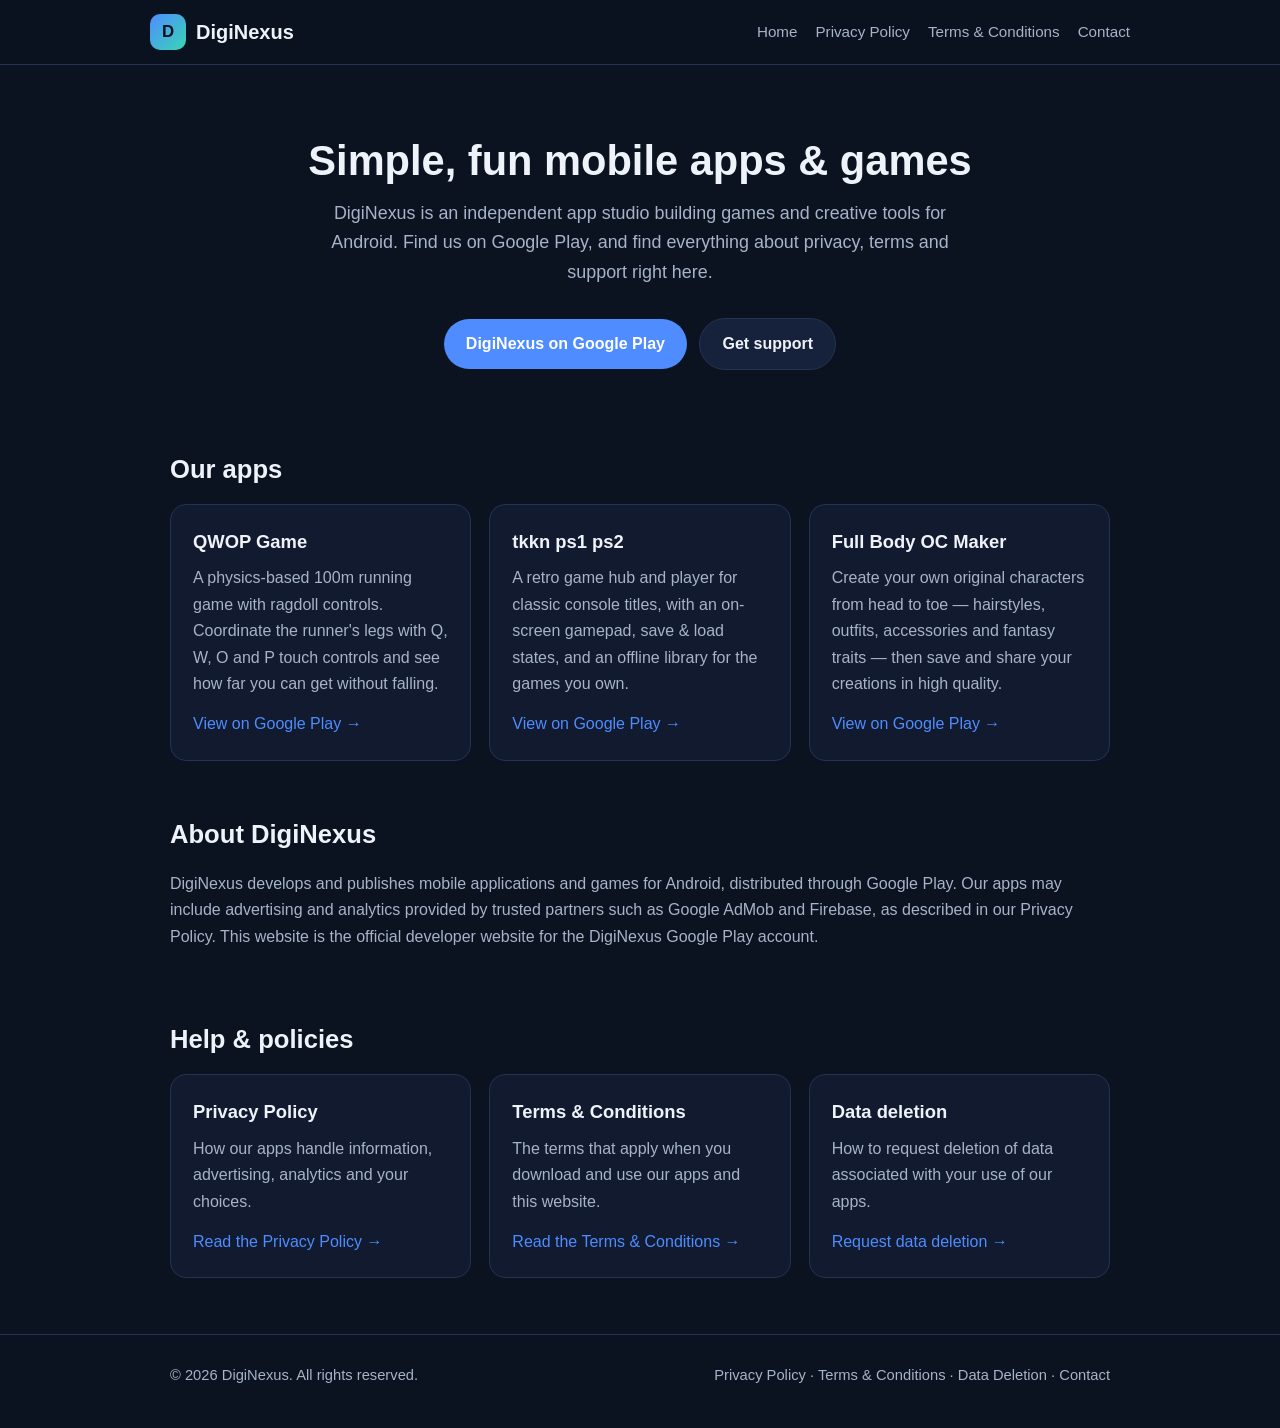
<file: index.html>
<!DOCTYPE html>
<html lang="en">
<head>
<meta charset="utf-8">
<meta name="viewport" content="width=device-width, initial-scale=1">
<title>DigiNexus — Mobile Apps &amp; Games</title>
<meta name="description" content="DigiNexus is an independent mobile app studio. Explore our apps and games on Google Play, read our Privacy Policy and Terms &amp; Conditions, and get support.">
<link rel="stylesheet" href="/assets/style.css">
<link rel="icon" href="data:image/svg+xml,<svg xmlns='http://www.w3.org/2000/svg' viewBox='0 0 100 100'><rect width='100' height='100' rx='22' fill='%234f8cff'/><text x='50' y='66' font-size='52' text-anchor='middle' font-family='Arial' font-weight='bold' fill='white'>D</text></svg>">
</head>
<body>
<header class="site">
  <div class="wrap nav">
    <a class="brand" href="/"><span class="logo">D</span> DigiNexus</a>
    <nav class="links">
      <a href="/">Home</a>
      <a href="/privacy-policy/">Privacy Policy</a>
      <a href="/terms-and-conditions/">Terms &amp; Conditions</a>
      <a href="/contact/">Contact</a>
    </nav>
  </div>
</header>

<main class="wrap">
  <div class="hero">
    <h1>Simple, fun mobile apps &amp; games</h1>
    <p>DigiNexus is an independent app studio building games and creative tools for Android. Find us on Google Play, and find everything about privacy, terms and support right here.</p>
    <a class="btn" href="https://play.google.com/store/apps/developer?id=DigiNexus" target="_blank" rel="noopener">DigiNexus on Google Play</a>
    <a class="btn alt" href="/contact/">Get support</a>
  </div>

  <section>
    <h2>Our apps</h2>
    <div class="grid">
      <div class="card">
        <h3>QWOP Game</h3>
        <p>A physics-based 100m running game with ragdoll controls. Coordinate the runner's legs with Q, W, O and P touch controls and see how far you can get without falling.</p>
        <a href="https://play.google.com/store/apps/details?id=com.appbolt.qwop" target="_blank" rel="noopener">View on Google Play &rarr;</a>
      </div>
      <div class="card">
        <h3>tkkn ps1 ps2</h3>
        <p>A retro game hub and player for classic console titles, with an on-screen gamepad, save &amp; load states, and an offline library for the games you own.</p>
        <a href="https://play.google.com/store/apps/details?id=com.appbolt.tkkn" target="_blank" rel="noopener">View on Google Play &rarr;</a>
      </div>
      <div class="card">
        <h3>Full Body OC Maker</h3>
        <p>Create your own original characters from head to toe — hairstyles, outfits, accessories and fantasy traits — then save and share your creations in high quality.</p>
        <a href="https://play.google.com/store/apps/details?id=com.senpaitech.fullbodyocmaker" target="_blank" rel="noopener">View on Google Play &rarr;</a>
      </div>
    </div>
  </section>

  <section>
    <h2>About DigiNexus</h2>
    <p class="muted">DigiNexus develops and publishes mobile applications and games for Android, distributed through Google Play. Our apps may include advertising and analytics provided by trusted partners such as Google AdMob and Firebase, as described in our Privacy Policy. This website is the official developer website for the DigiNexus Google Play account.</p>
  </section>

  <section>
    <h2>Help &amp; policies</h2>
    <div class="grid">
      <div class="card">
        <h3>Privacy Policy</h3>
        <p>How our apps handle information, advertising, analytics and your choices.</p>
        <a href="/privacy-policy/">Read the Privacy Policy &rarr;</a>
      </div>
      <div class="card">
        <h3>Terms &amp; Conditions</h3>
        <p>The terms that apply when you download and use our apps and this website.</p>
        <a href="/terms-and-conditions/">Read the Terms &amp; Conditions &rarr;</a>
      </div>
      <div class="card">
        <h3>Data deletion</h3>
        <p>How to request deletion of data associated with your use of our apps.</p>
        <a href="/data-deletion/">Request data deletion &rarr;</a>
      </div>
    </div>
  </section>
</main>

<footer class="site">
  <div class="wrap foot">
    <div>&copy; 2026 DigiNexus. All rights reserved.</div>
    <div>
      <a href="/privacy-policy/">Privacy Policy</a> &middot;
      <a href="/terms-and-conditions/">Terms &amp; Conditions</a> &middot;
      <a href="/data-deletion/">Data Deletion</a> &middot;
      <a href="/contact/">Contact</a>
    </div>
  </div>
</footer>
</body>
</html>
</file>
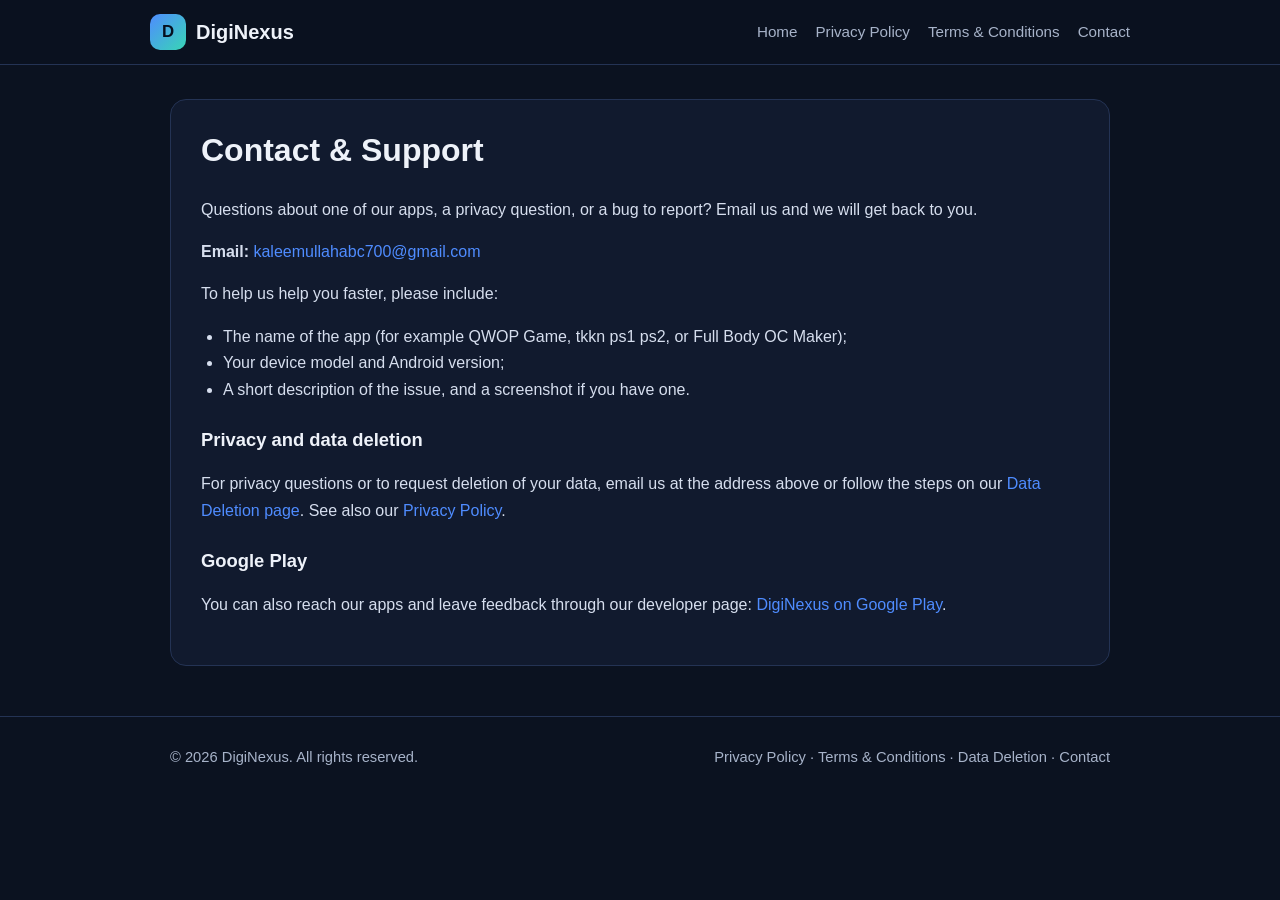
<file: contact/index.html>
<!DOCTYPE html>
<html lang="en">
<head>
<meta charset="utf-8">
<meta name="viewport" content="width=device-width, initial-scale=1">
<title>Contact &amp; Support — DigiNexus</title>
<meta name="description" content="Contact DigiNexus for app support, privacy questions and data deletion requests.">
<link rel="stylesheet" href="/assets/style.css">
<link rel="icon" href="data:image/svg+xml,<svg xmlns='http://www.w3.org/2000/svg' viewBox='0 0 100 100'><rect width='100' height='100' rx='22' fill='%234f8cff'/><text x='50' y='66' font-size='52' text-anchor='middle' font-family='Arial' font-weight='bold' fill='white'>D</text></svg>">
</head>
<body>
<header class="site">
  <div class="wrap nav">
    <a class="brand" href="/"><span class="logo">D</span> DigiNexus</a>
    <nav class="links">
      <a href="/">Home</a>
      <a href="/privacy-policy/">Privacy Policy</a>
      <a href="/terms-and-conditions/">Terms &amp; Conditions</a>
      <a href="/contact/">Contact</a>
    </nav>
  </div>
</header>

<main class="wrap">
  <article class="doc">
    <h1>Contact &amp; Support</h1>
    <p>Questions about one of our apps, a privacy question, or a bug to report? Email us and we will get back to you.</p>
    <p><strong>Email:</strong> <a href="mailto:kaleemullahabc700@gmail.com">kaleemullahabc700@gmail.com</a></p>
    <p>To help us help you faster, please include:</p>
    <ul>
      <li>The name of the app (for example QWOP Game, tkkn ps1 ps2, or Full Body OC Maker);</li>
      <li>Your device model and Android version;</li>
      <li>A short description of the issue, and a screenshot if you have one.</li>
    </ul>
    <h3>Privacy and data deletion</h3>
    <p>For privacy questions or to request deletion of your data, email us at the address above or follow the steps on our <a href="/data-deletion/">Data Deletion page</a>. See also our <a href="/privacy-policy/">Privacy Policy</a>.</p>
    <h3>Google Play</h3>
    <p>You can also reach our apps and leave feedback through our developer page: <a href="https://play.google.com/store/apps/developer?id=DigiNexus" target="_blank" rel="noopener">DigiNexus on Google Play</a>.</p>
  </article>
</main>

<footer class="site">
  <div class="wrap foot">
    <div>&copy; 2026 DigiNexus. All rights reserved.</div>
    <div>
      <a href="/privacy-policy/">Privacy Policy</a> &middot;
      <a href="/terms-and-conditions/">Terms &amp; Conditions</a> &middot;
      <a href="/data-deletion/">Data Deletion</a> &middot;
      <a href="/contact/">Contact</a>
    </div>
  </div>
</footer>
</body>
</html>
</file>
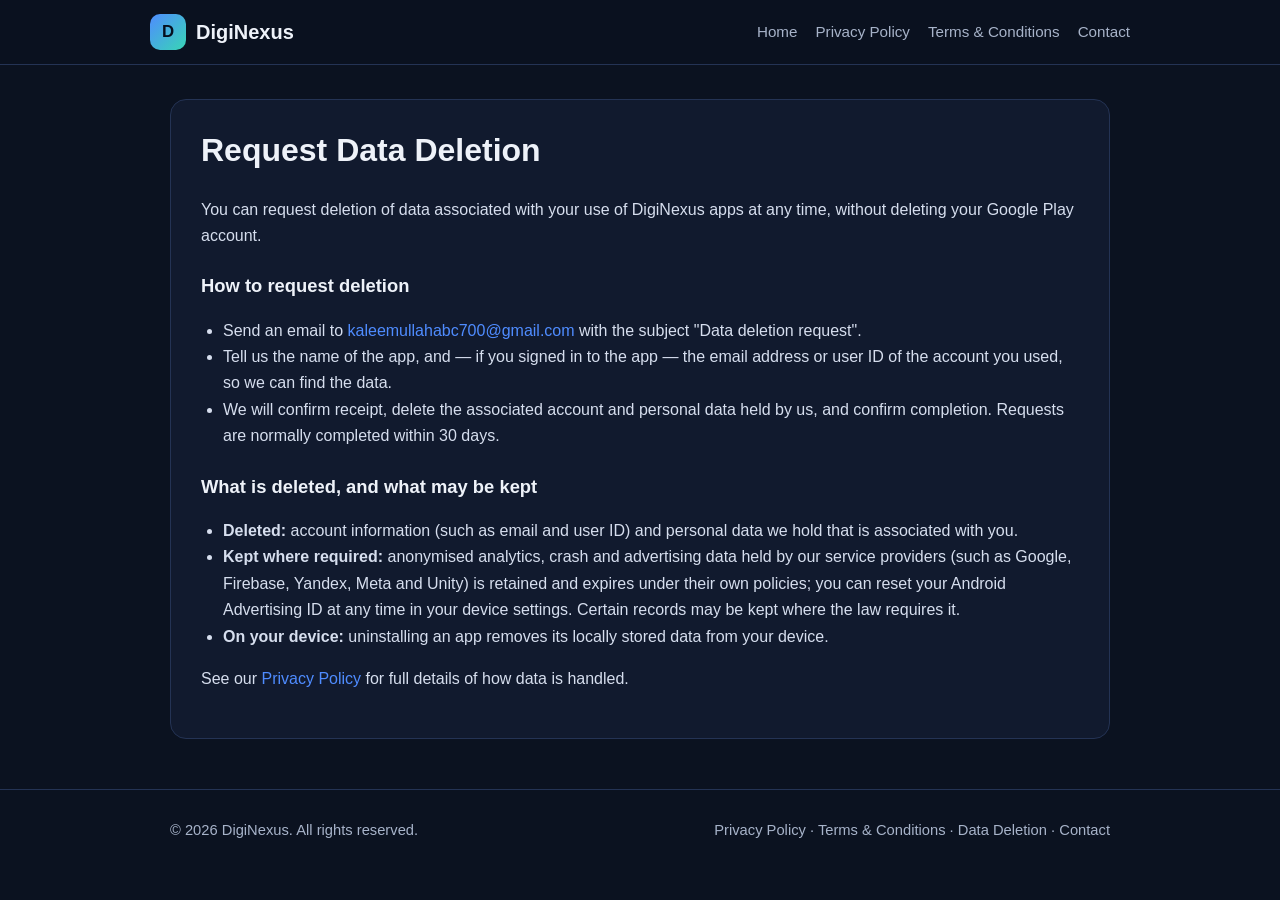
<file: data-deletion/index.html>
<!DOCTYPE html>
<html lang="en">
<head>
<meta charset="utf-8">
<meta name="viewport" content="width=device-width, initial-scale=1">
<title>Data Deletion — DigiNexus</title>
<meta name="description" content="How to request deletion of data associated with your use of DigiNexus apps on Google Play.">
<link rel="stylesheet" href="/assets/style.css">
<link rel="icon" href="data:image/svg+xml,<svg xmlns='http://www.w3.org/2000/svg' viewBox='0 0 100 100'><rect width='100' height='100' rx='22' fill='%234f8cff'/><text x='50' y='66' font-size='52' text-anchor='middle' font-family='Arial' font-weight='bold' fill='white'>D</text></svg>">
</head>
<body>
<header class="site">
  <div class="wrap nav">
    <a class="brand" href="/"><span class="logo">D</span> DigiNexus</a>
    <nav class="links">
      <a href="/">Home</a>
      <a href="/privacy-policy/">Privacy Policy</a>
      <a href="/terms-and-conditions/">Terms &amp; Conditions</a>
      <a href="/contact/">Contact</a>
    </nav>
  </div>
</header>

<main class="wrap">
  <article class="doc">
    <h1>Request Data Deletion</h1>
    <p>You can request deletion of data associated with your use of DigiNexus apps at any time, without deleting your Google Play account.</p>
    <h3>How to request deletion</h3>
    <ul>
      <li>Send an email to <a href="mailto:kaleemullahabc700@gmail.com?subject=Data%20deletion%20request%20—%20DigiNexus%20apps">kaleemullahabc700@gmail.com</a> with the subject "Data deletion request".</li>
      <li>Tell us the name of the app, and — if you signed in to the app — the email address or user ID of the account you used, so we can find the data.</li>
      <li>We will confirm receipt, delete the associated account and personal data held by us, and confirm completion. Requests are normally completed within 30 days.</li>
    </ul>
    <h3>What is deleted, and what may be kept</h3>
    <ul>
      <li><strong>Deleted:</strong> account information (such as email and user ID) and personal data we hold that is associated with you.</li>
      <li><strong>Kept where required:</strong> anonymised analytics, crash and advertising data held by our service providers (such as Google, Firebase, Yandex, Meta and Unity) is retained and expires under their own policies; you can reset your Android Advertising ID at any time in your device settings. Certain records may be kept where the law requires it.</li>
      <li><strong>On your device:</strong> uninstalling an app removes its locally stored data from your device.</li>
    </ul>
    <p>See our <a href="/privacy-policy/">Privacy Policy</a> for full details of how data is handled.</p>
  </article>
</main>

<footer class="site">
  <div class="wrap foot">
    <div>&copy; 2026 DigiNexus. All rights reserved.</div>
    <div>
      <a href="/privacy-policy/">Privacy Policy</a> &middot;
      <a href="/terms-and-conditions/">Terms &amp; Conditions</a> &middot;
      <a href="/data-deletion/">Data Deletion</a> &middot;
      <a href="/contact/">Contact</a>
    </div>
  </div>
</footer>
</body>
</html>
</file>
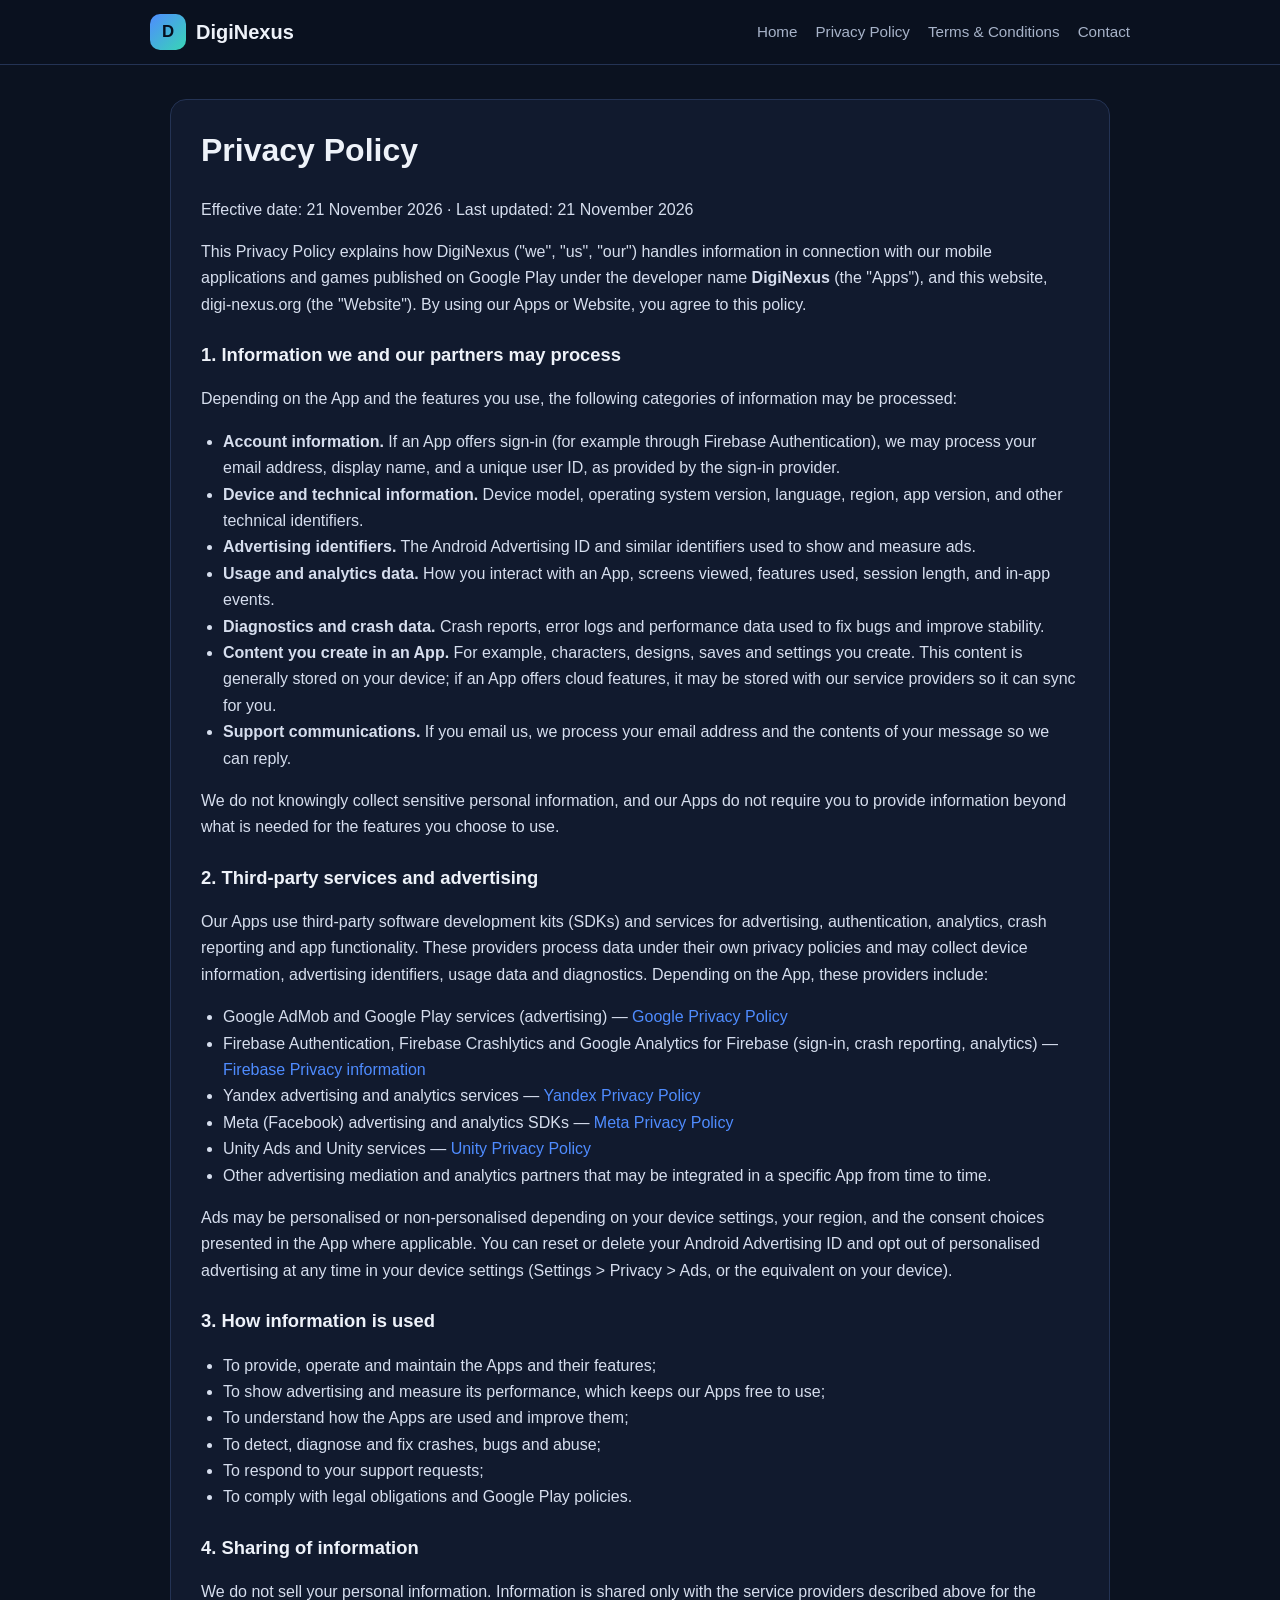
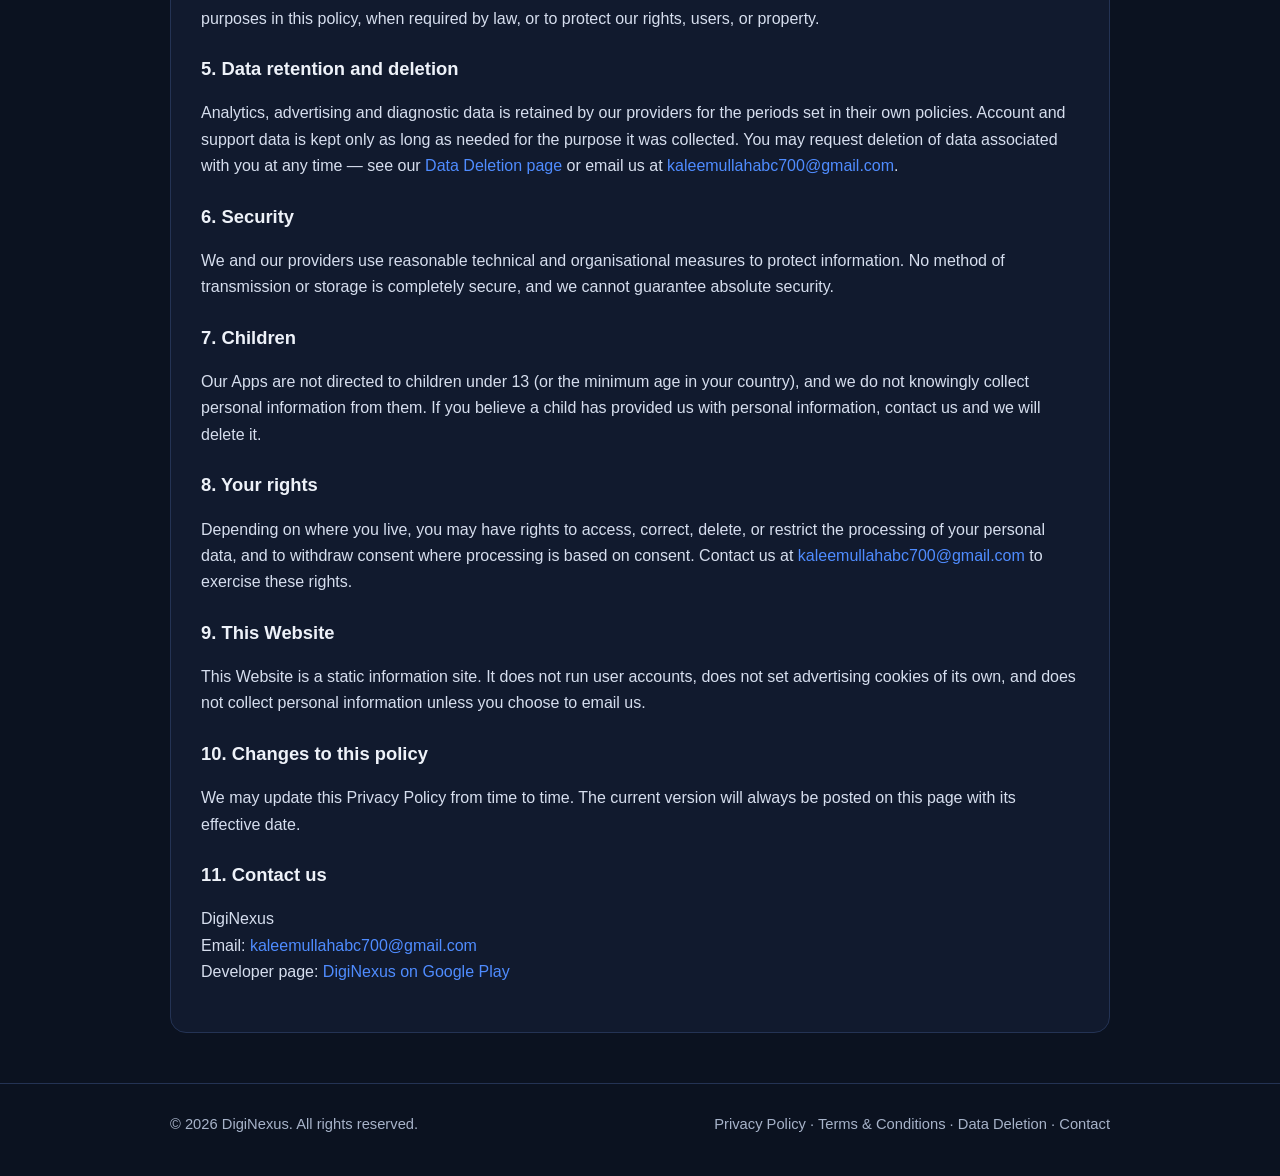
<file: privacy-policy/index.html>
<!DOCTYPE html>
<html lang="en">
<head>
<meta charset="utf-8">
<meta name="viewport" content="width=device-width, initial-scale=1">
<title>Privacy Policy — DigiNexus</title>
<meta name="description" content="Privacy Policy for DigiNexus mobile applications and games on Google Play, and for the digi-nexus.org website.">
<link rel="stylesheet" href="/assets/style.css">
<link rel="icon" href="data:image/svg+xml,<svg xmlns='http://www.w3.org/2000/svg' viewBox='0 0 100 100'><rect width='100' height='100' rx='22' fill='%234f8cff'/><text x='50' y='66' font-size='52' text-anchor='middle' font-family='Arial' font-weight='bold' fill='white'>D</text></svg>">
</head>
<body>
<header class="site">
  <div class="wrap nav">
    <a class="brand" href="/"><span class="logo">D</span> DigiNexus</a>
    <nav class="links">
      <a href="/">Home</a>
      <a href="/privacy-policy/">Privacy Policy</a>
      <a href="/terms-and-conditions/">Terms &amp; Conditions</a>
      <a href="/contact/">Contact</a>
    </nav>
  </div>
</header>

<main class="wrap">
  <article class="doc">
    <h1>Privacy Policy</h1>
    <p class="muted">Effective date: 21 November 2026 &middot; Last updated: 21 November 2026</p>

    <p>This Privacy Policy explains how DigiNexus ("we", "us", "our") handles information in connection with our mobile applications and games published on Google Play under the developer name <strong>DigiNexus</strong> (the "Apps"), and this website, digi-nexus.org (the "Website"). By using our Apps or Website, you agree to this policy.</p>

    <h3>1. Information we and our partners may process</h3>
    <p>Depending on the App and the features you use, the following categories of information may be processed:</p>
    <ul>
      <li><strong>Account information.</strong> If an App offers sign-in (for example through Firebase Authentication), we may process your email address, display name, and a unique user ID, as provided by the sign-in provider.</li>
      <li><strong>Device and technical information.</strong> Device model, operating system version, language, region, app version, and other technical identifiers.</li>
      <li><strong>Advertising identifiers.</strong> The Android Advertising ID and similar identifiers used to show and measure ads.</li>
      <li><strong>Usage and analytics data.</strong> How you interact with an App, screens viewed, features used, session length, and in-app events.</li>
      <li><strong>Diagnostics and crash data.</strong> Crash reports, error logs and performance data used to fix bugs and improve stability.</li>
      <li><strong>Content you create in an App.</strong> For example, characters, designs, saves and settings you create. This content is generally stored on your device; if an App offers cloud features, it may be stored with our service providers so it can sync for you.</li>
      <li><strong>Support communications.</strong> If you email us, we process your email address and the contents of your message so we can reply.</li>
    </ul>
    <p>We do not knowingly collect sensitive personal information, and our Apps do not require you to provide information beyond what is needed for the features you choose to use.</p>

    <h3>2. Third-party services and advertising</h3>
    <p>Our Apps use third-party software development kits (SDKs) and services for advertising, authentication, analytics, crash reporting and app functionality. These providers process data under their own privacy policies and may collect device information, advertising identifiers, usage data and diagnostics. Depending on the App, these providers include:</p>
    <ul>
      <li>Google AdMob and Google Play services (advertising) — <a href="https://policies.google.com/privacy" target="_blank" rel="noopener">Google Privacy Policy</a></li>
      <li>Firebase Authentication, Firebase Crashlytics and Google Analytics for Firebase (sign-in, crash reporting, analytics) — <a href="https://firebase.google.com/support/privacy" target="_blank" rel="noopener">Firebase Privacy information</a></li>
      <li>Yandex advertising and analytics services — <a href="https://yandex.com/legal/confidential/" target="_blank" rel="noopener">Yandex Privacy Policy</a></li>
      <li>Meta (Facebook) advertising and analytics SDKs — <a href="https://www.facebook.com/privacy/policy/" target="_blank" rel="noopener">Meta Privacy Policy</a></li>
      <li>Unity Ads and Unity services — <a href="https://unity.com/legal/privacy-policy" target="_blank" rel="noopener">Unity Privacy Policy</a></li>
      <li>Other advertising mediation and analytics partners that may be integrated in a specific App from time to time.</li>
    </ul>
    <p>Ads may be personalised or non-personalised depending on your device settings, your region, and the consent choices presented in the App where applicable. You can reset or delete your Android Advertising ID and opt out of personalised advertising at any time in your device settings (Settings &gt; Privacy &gt; Ads, or the equivalent on your device).</p>

    <h3>3. How information is used</h3>
    <ul>
      <li>To provide, operate and maintain the Apps and their features;</li>
      <li>To show advertising and measure its performance, which keeps our Apps free to use;</li>
      <li>To understand how the Apps are used and improve them;</li>
      <li>To detect, diagnose and fix crashes, bugs and abuse;</li>
      <li>To respond to your support requests;</li>
      <li>To comply with legal obligations and Google Play policies.</li>
    </ul>

    <h3>4. Sharing of information</h3>
    <p>We do not sell your personal information. Information is shared only with the service providers described above for the purposes in this policy, when required by law, or to protect our rights, users, or property.</p>

    <h3>5. Data retention and deletion</h3>
    <p>Analytics, advertising and diagnostic data is retained by our providers for the periods set in their own policies. Account and support data is kept only as long as needed for the purpose it was collected. You may request deletion of data associated with you at any time — see our <a href="/data-deletion/">Data Deletion page</a> or email us at <a href="mailto:kaleemullahabc700@gmail.com">kaleemullahabc700@gmail.com</a>.</p>

    <h3>6. Security</h3>
    <p>We and our providers use reasonable technical and organisational measures to protect information. No method of transmission or storage is completely secure, and we cannot guarantee absolute security.</p>

    <h3>7. Children</h3>
    <p>Our Apps are not directed to children under 13 (or the minimum age in your country), and we do not knowingly collect personal information from them. If you believe a child has provided us with personal information, contact us and we will delete it.</p>

    <h3>8. Your rights</h3>
    <p>Depending on where you live, you may have rights to access, correct, delete, or restrict the processing of your personal data, and to withdraw consent where processing is based on consent. Contact us at <a href="mailto:kaleemullahabc700@gmail.com">kaleemullahabc700@gmail.com</a> to exercise these rights.</p>

    <h3>9. This Website</h3>
    <p>This Website is a static information site. It does not run user accounts, does not set advertising cookies of its own, and does not collect personal information unless you choose to email us.</p>

    <h3>10. Changes to this policy</h3>
    <p>We may update this Privacy Policy from time to time. The current version will always be posted on this page with its effective date.</p>

    <h3>11. Contact us</h3>
    <p>DigiNexus<br>Email: <a href="mailto:kaleemullahabc700@gmail.com">kaleemullahabc700@gmail.com</a><br>Developer page: <a href="https://play.google.com/store/apps/developer?id=DigiNexus" target="_blank" rel="noopener">DigiNexus on Google Play</a></p>
  </article>
</main>

<footer class="site">
  <div class="wrap foot">
    <div>&copy; 2026 DigiNexus. All rights reserved.</div>
    <div>
      <a href="/privacy-policy/">Privacy Policy</a> &middot;
      <a href="/terms-and-conditions/">Terms &amp; Conditions</a> &middot;
      <a href="/data-deletion/">Data Deletion</a> &middot;
      <a href="/contact/">Contact</a>
    </div>
  </div>
</footer>
</body>
</html>
</file>
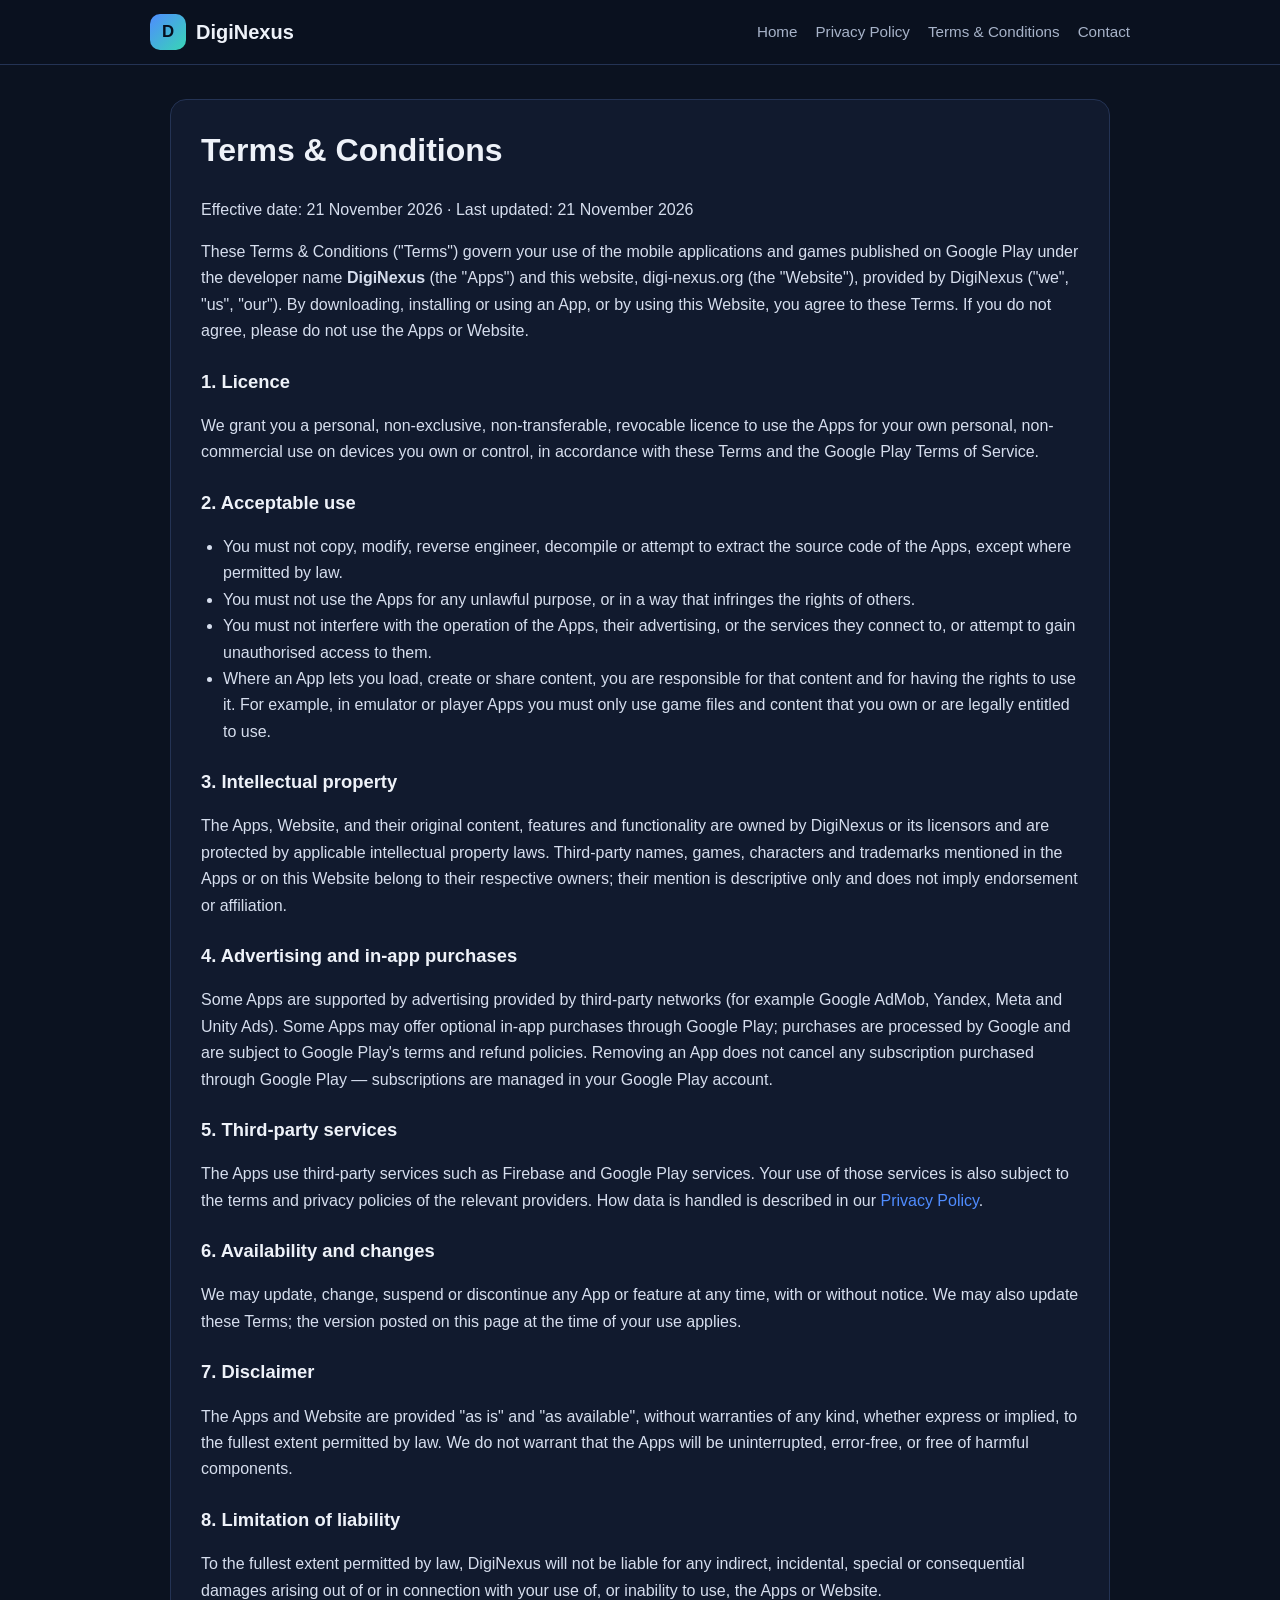
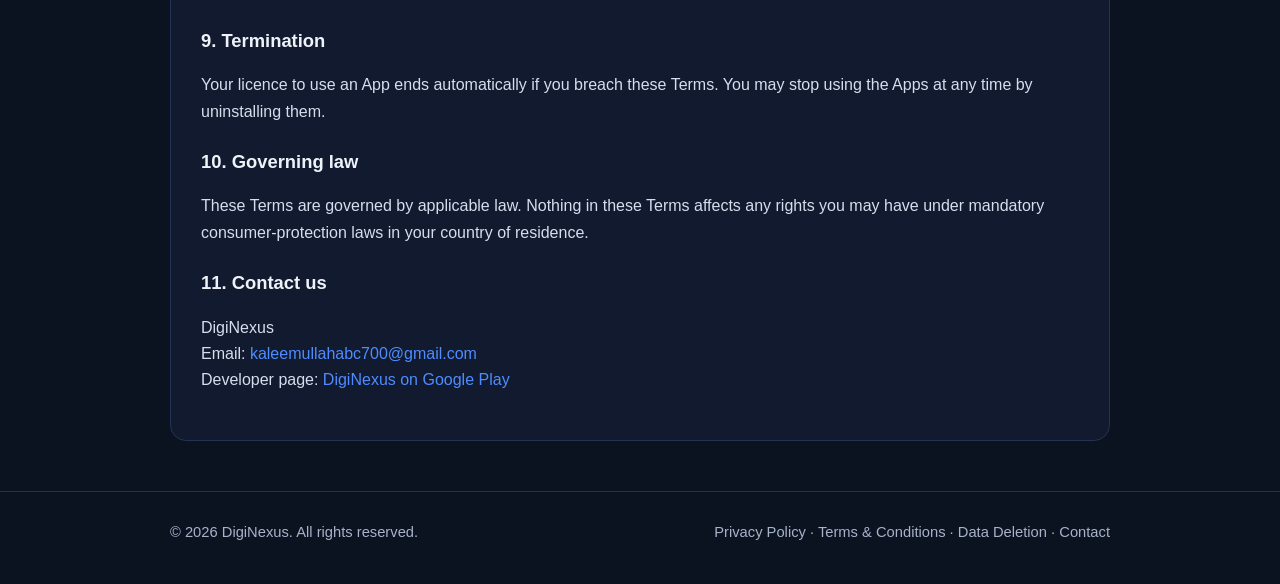
<file: terms-and-conditions/index.html>
<!DOCTYPE html>
<html lang="en">
<head>
<meta charset="utf-8">
<meta name="viewport" content="width=device-width, initial-scale=1">
<title>Terms &amp; Conditions — DigiNexus</title>
<meta name="description" content="Terms &amp; Conditions for DigiNexus mobile applications and games on Google Play, and for the digi-nexus.org website.">
<link rel="stylesheet" href="/assets/style.css">
<link rel="icon" href="data:image/svg+xml,<svg xmlns='http://www.w3.org/2000/svg' viewBox='0 0 100 100'><rect width='100' height='100' rx='22' fill='%234f8cff'/><text x='50' y='66' font-size='52' text-anchor='middle' font-family='Arial' font-weight='bold' fill='white'>D</text></svg>">
</head>
<body>
<header class="site">
  <div class="wrap nav">
    <a class="brand" href="/"><span class="logo">D</span> DigiNexus</a>
    <nav class="links">
      <a href="/">Home</a>
      <a href="/privacy-policy/">Privacy Policy</a>
      <a href="/terms-and-conditions/">Terms &amp; Conditions</a>
      <a href="/contact/">Contact</a>
    </nav>
  </div>
</header>

<main class="wrap">
  <article class="doc">
    <h1>Terms &amp; Conditions</h1>
    <p class="muted">Effective date: 21 November 2026 &middot; Last updated: 21 November 2026</p>

    <p>These Terms &amp; Conditions ("Terms") govern your use of the mobile applications and games published on Google Play under the developer name <strong>DigiNexus</strong> (the "Apps") and this website, digi-nexus.org (the "Website"), provided by DigiNexus ("we", "us", "our"). By downloading, installing or using an App, or by using this Website, you agree to these Terms. If you do not agree, please do not use the Apps or Website.</p>

    <h3>1. Licence</h3>
    <p>We grant you a personal, non-exclusive, non-transferable, revocable licence to use the Apps for your own personal, non-commercial use on devices you own or control, in accordance with these Terms and the Google Play Terms of Service.</p>

    <h3>2. Acceptable use</h3>
    <ul>
      <li>You must not copy, modify, reverse engineer, decompile or attempt to extract the source code of the Apps, except where permitted by law.</li>
      <li>You must not use the Apps for any unlawful purpose, or in a way that infringes the rights of others.</li>
      <li>You must not interfere with the operation of the Apps, their advertising, or the services they connect to, or attempt to gain unauthorised access to them.</li>
      <li>Where an App lets you load, create or share content, you are responsible for that content and for having the rights to use it. For example, in emulator or player Apps you must only use game files and content that you own or are legally entitled to use.</li>
    </ul>

    <h3>3. Intellectual property</h3>
    <p>The Apps, Website, and their original content, features and functionality are owned by DigiNexus or its licensors and are protected by applicable intellectual property laws. Third-party names, games, characters and trademarks mentioned in the Apps or on this Website belong to their respective owners; their mention is descriptive only and does not imply endorsement or affiliation.</p>

    <h3>4. Advertising and in-app purchases</h3>
    <p>Some Apps are supported by advertising provided by third-party networks (for example Google AdMob, Yandex, Meta and Unity Ads). Some Apps may offer optional in-app purchases through Google Play; purchases are processed by Google and are subject to Google Play's terms and refund policies. Removing an App does not cancel any subscription purchased through Google Play — subscriptions are managed in your Google Play account.</p>

    <h3>5. Third-party services</h3>
    <p>The Apps use third-party services such as Firebase and Google Play services. Your use of those services is also subject to the terms and privacy policies of the relevant providers. How data is handled is described in our <a href="/privacy-policy/">Privacy Policy</a>.</p>

    <h3>6. Availability and changes</h3>
    <p>We may update, change, suspend or discontinue any App or feature at any time, with or without notice. We may also update these Terms; the version posted on this page at the time of your use applies.</p>

    <h3>7. Disclaimer</h3>
    <p>The Apps and Website are provided "as is" and "as available", without warranties of any kind, whether express or implied, to the fullest extent permitted by law. We do not warrant that the Apps will be uninterrupted, error-free, or free of harmful components.</p>

    <h3>8. Limitation of liability</h3>
    <p>To the fullest extent permitted by law, DigiNexus will not be liable for any indirect, incidental, special or consequential damages arising out of or in connection with your use of, or inability to use, the Apps or Website.</p>

    <h3>9. Termination</h3>
    <p>Your licence to use an App ends automatically if you breach these Terms. You may stop using the Apps at any time by uninstalling them.</p>

    <h3>10. Governing law</h3>
    <p>These Terms are governed by applicable law. Nothing in these Terms affects any rights you may have under mandatory consumer-protection laws in your country of residence.</p>

    <h3>11. Contact us</h3>
    <p>DigiNexus<br>Email: <a href="mailto:kaleemullahabc700@gmail.com">kaleemullahabc700@gmail.com</a><br>Developer page: <a href="https://play.google.com/store/apps/developer?id=DigiNexus" target="_blank" rel="noopener">DigiNexus on Google Play</a></p>
  </article>
</main>

<footer class="site">
  <div class="wrap foot">
    <div>&copy; 2026 DigiNexus. All rights reserved.</div>
    <div>
      <a href="/privacy-policy/">Privacy Policy</a> &middot;
      <a href="/terms-and-conditions/">Terms &amp; Conditions</a> &middot;
      <a href="/data-deletion/">Data Deletion</a> &middot;
      <a href="/contact/">Contact</a>
    </div>
  </div>
</footer>
</body>
</html>
</file>
<file: assets/style.css>
:root{
  --bg:#0b1220; --surface:#111a2e; --surface2:#16223c; --text:#eef2f9; --muted:#a7b3c9;
  --accent:#4f8cff; --accent2:#38d6b5; --border:#243354; --radius:16px;
}
*{box-sizing:border-box}
html{scroll-behavior:smooth}
body{margin:0;font-family:-apple-system,BlinkMacSystemFont,"Segoe UI",Roboto,Helvetica,Arial,sans-serif;background:var(--bg);color:var(--text);line-height:1.65}
a{color:var(--accent);text-decoration:none}
a:hover{text-decoration:underline}
.wrap{max-width:980px;margin:0 auto;padding:0 20px}
header.site{position:sticky;top:0;background:rgba(11,18,32,.92);backdrop-filter:blur(8px);border-bottom:1px solid var(--border);z-index:10}
.nav{display:flex;align-items:center;justify-content:space-between;gap:16px;padding:14px 0;flex-wrap:wrap}
.brand{display:flex;align-items:center;gap:10px;font-weight:800;font-size:1.25rem;color:var(--text)}
.brand:hover{text-decoration:none}
.logo{width:36px;height:36px;border-radius:10px;background:linear-gradient(135deg,var(--accent),var(--accent2));display:inline-flex;align-items:center;justify-content:center;font-weight:900;color:#06101f;font-size:1.05rem}
nav.links{display:flex;gap:18px;flex-wrap:wrap;font-size:.95rem}
nav.links a{color:var(--muted)}
nav.links a:hover{color:var(--text);text-decoration:none}
.hero{padding:72px 0 48px;text-align:center}
.hero h1{font-size:2.6rem;line-height:1.15;margin:0 0 14px}
.hero p{color:var(--muted);font-size:1.12rem;max-width:680px;margin:0 auto 26px}
.btn{display:inline-block;background:var(--accent);color:#fff;padding:12px 22px;border-radius:999px;font-weight:700;margin:4px}
.btn:hover{text-decoration:none;opacity:.92}
.btn.alt{background:var(--surface2);color:var(--text);border:1px solid var(--border)}
section{padding:26px 0}
h2{font-size:1.6rem;margin:0 0 14px}
h3{font-size:1.15rem;margin:22px 0 8px}
.muted{color:var(--muted)}
.grid{display:grid;grid-template-columns:repeat(auto-fit,minmax(260px,1fr));gap:18px}
.card{background:var(--surface);border:1px solid var(--border);border-radius:var(--radius);padding:22px}
.card h3{margin-top:0}
.card p{color:var(--muted);margin:0 0 14px}
.doc{background:var(--surface);border:1px solid var(--border);border-radius:var(--radius);padding:30px;margin:34px 0 50px}
.doc h1{font-size:2rem;line-height:1.25;margin-top:0}
.doc p,.doc li{color:#d6deee}
.doc ul{padding-left:22px}
footer.site{border-top:1px solid var(--border);padding:28px 0 40px;margin-top:30px;color:var(--muted);font-size:.92rem}
footer.site a{color:var(--muted)}
.foot{display:flex;justify-content:space-between;gap:16px;flex-wrap:wrap}
@media (max-width:560px){.hero h1{font-size:2rem}.doc{padding:20px}}
</file>
